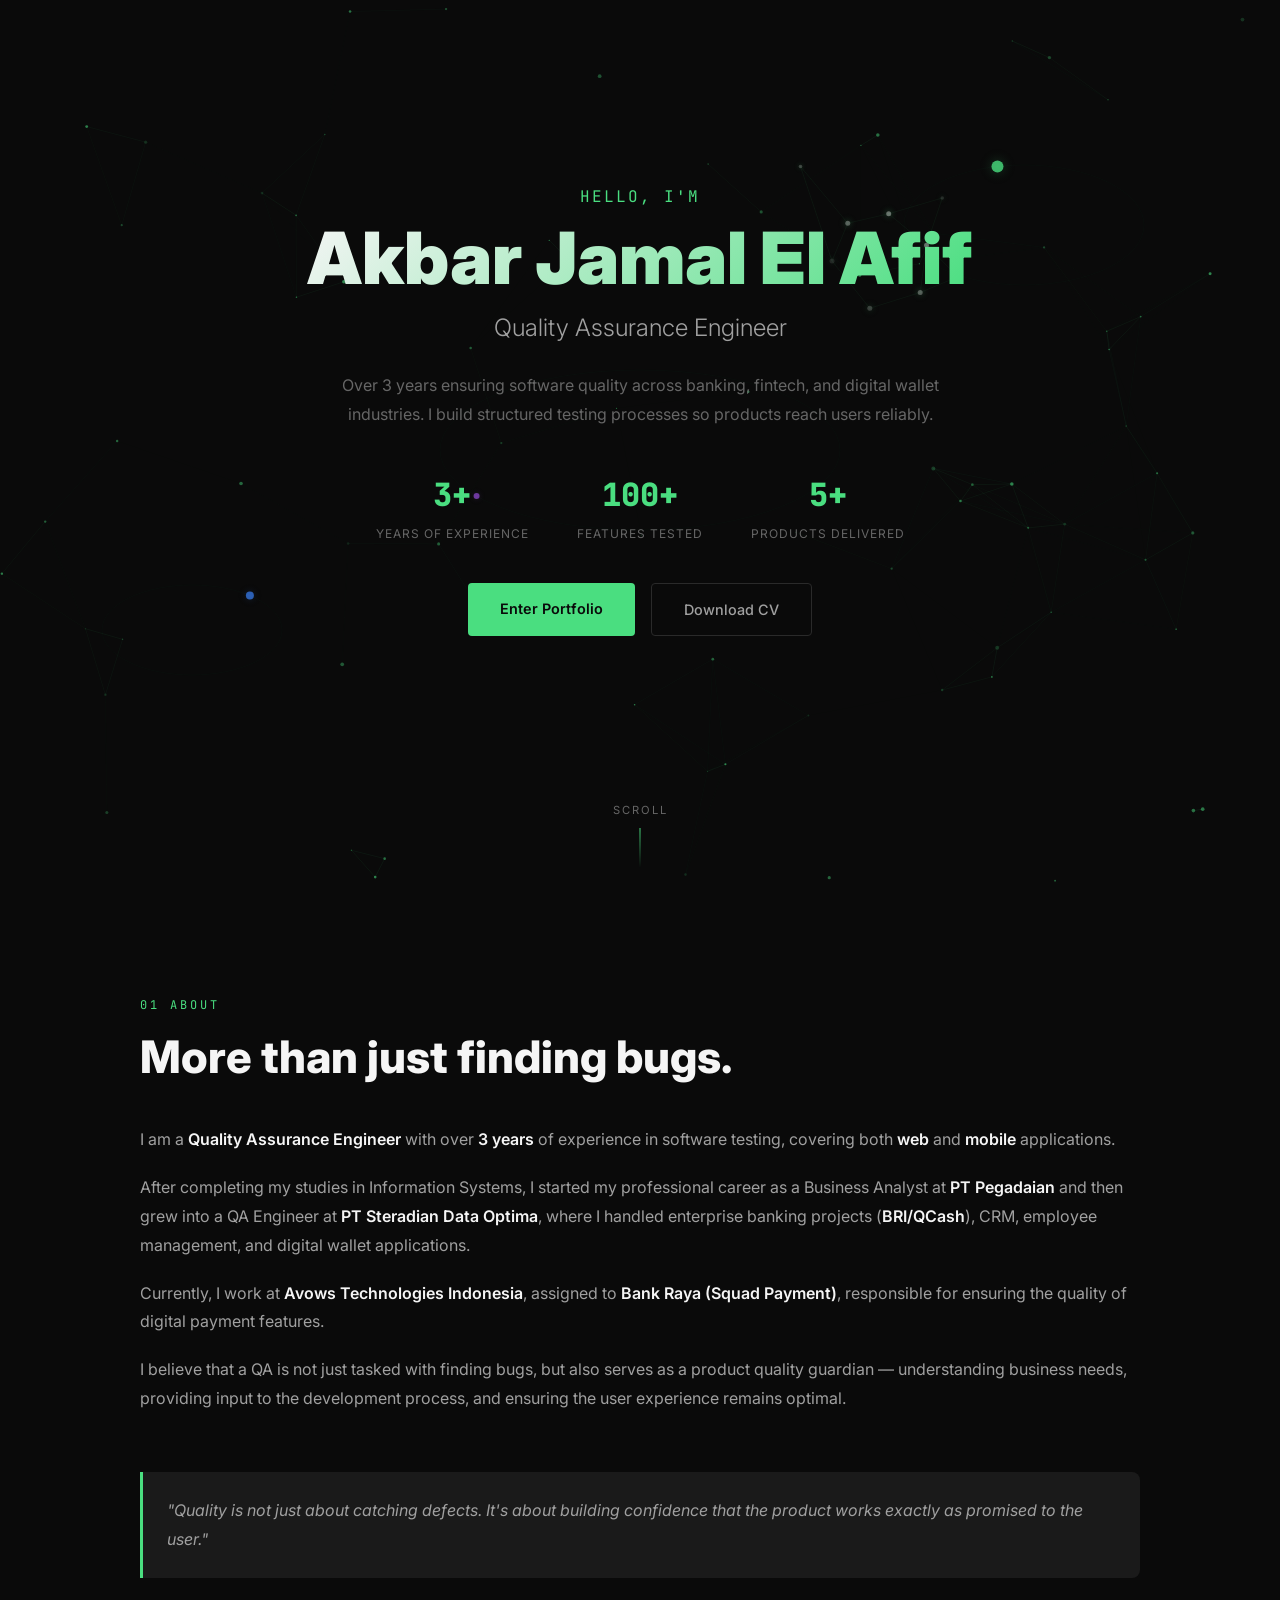
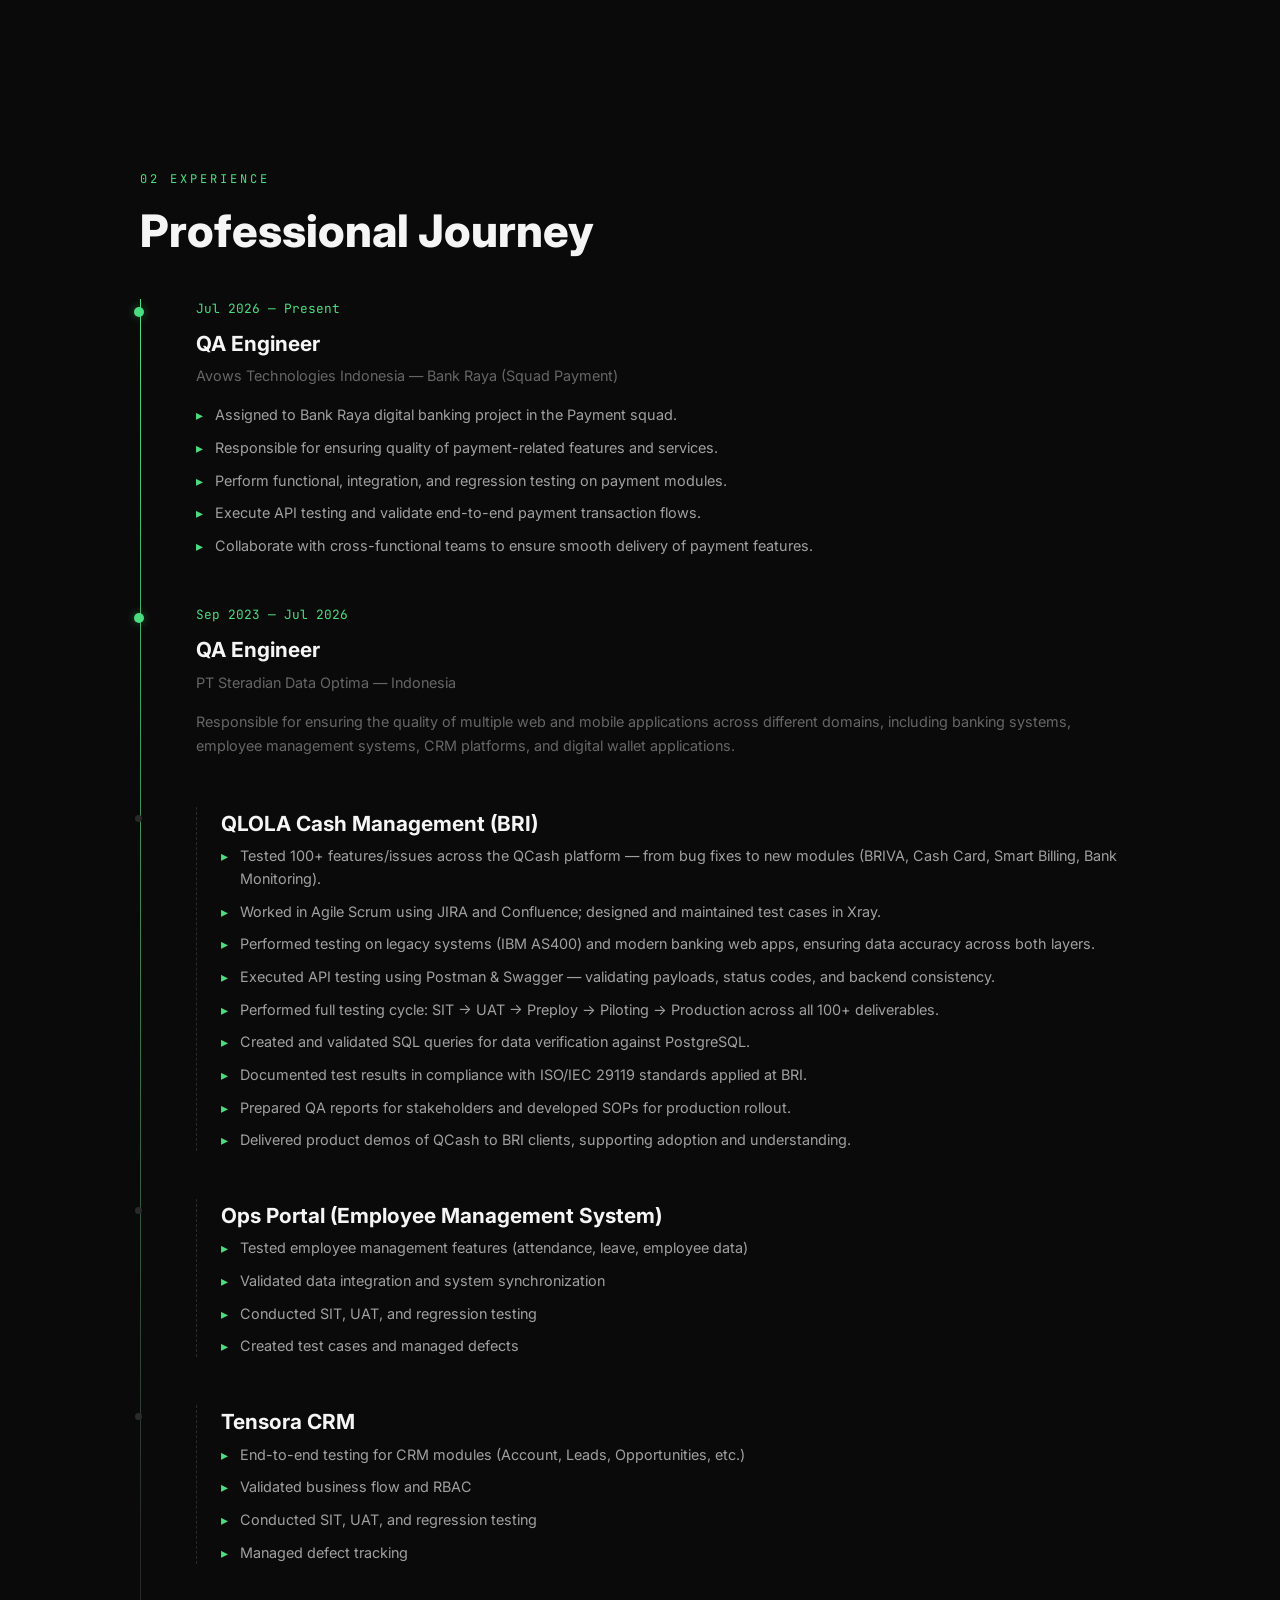
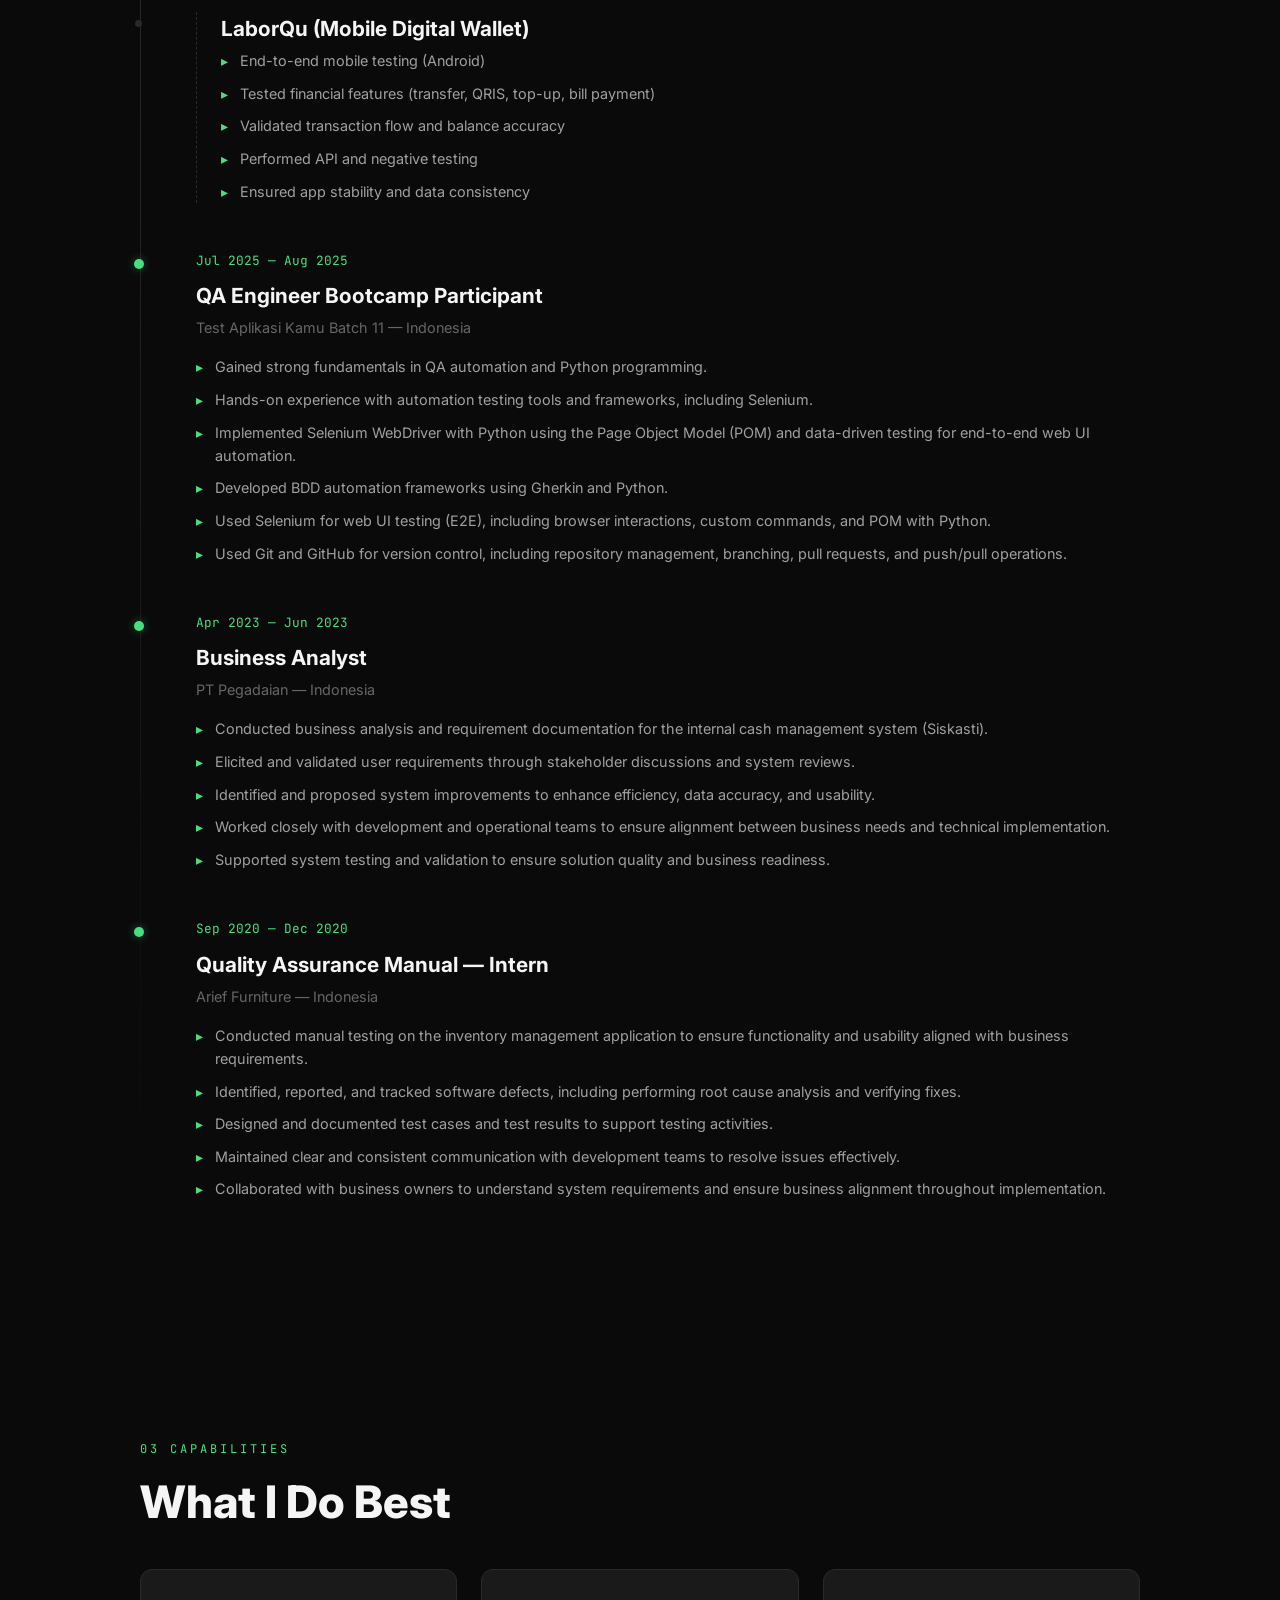
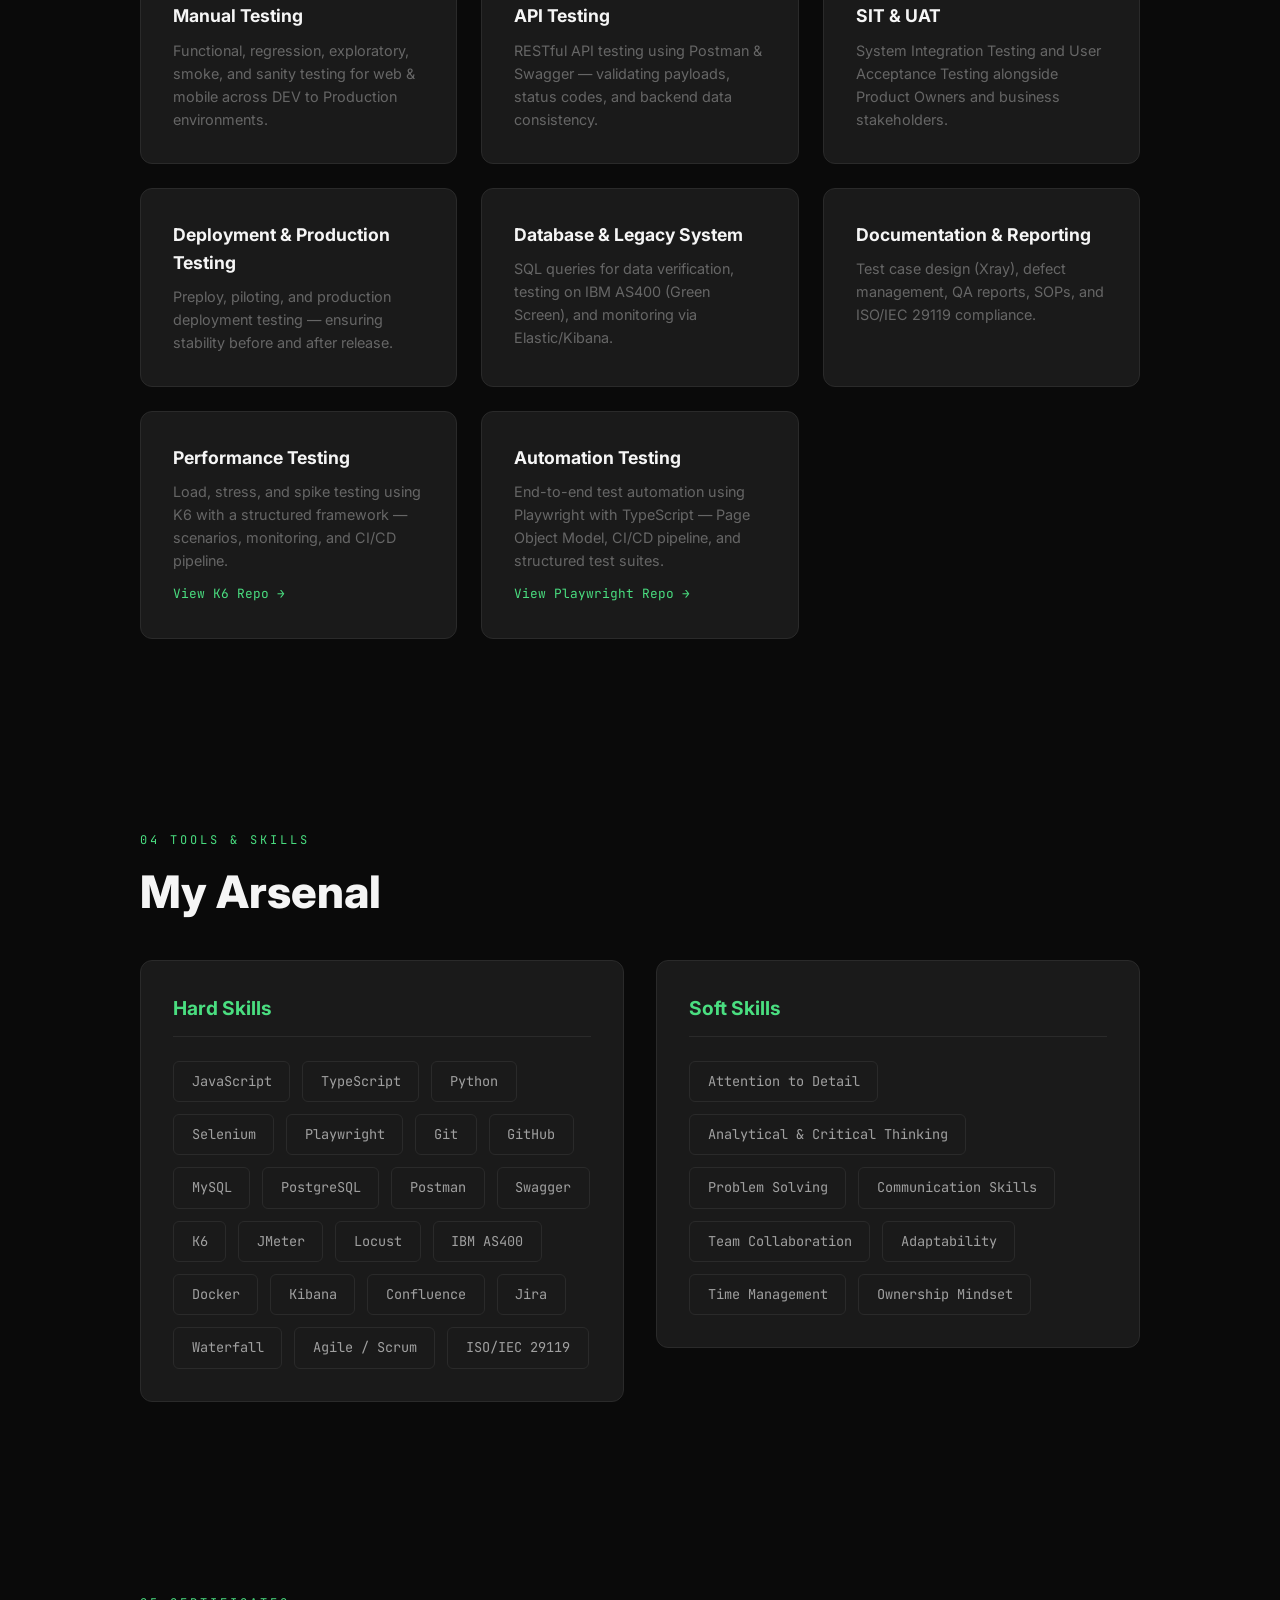
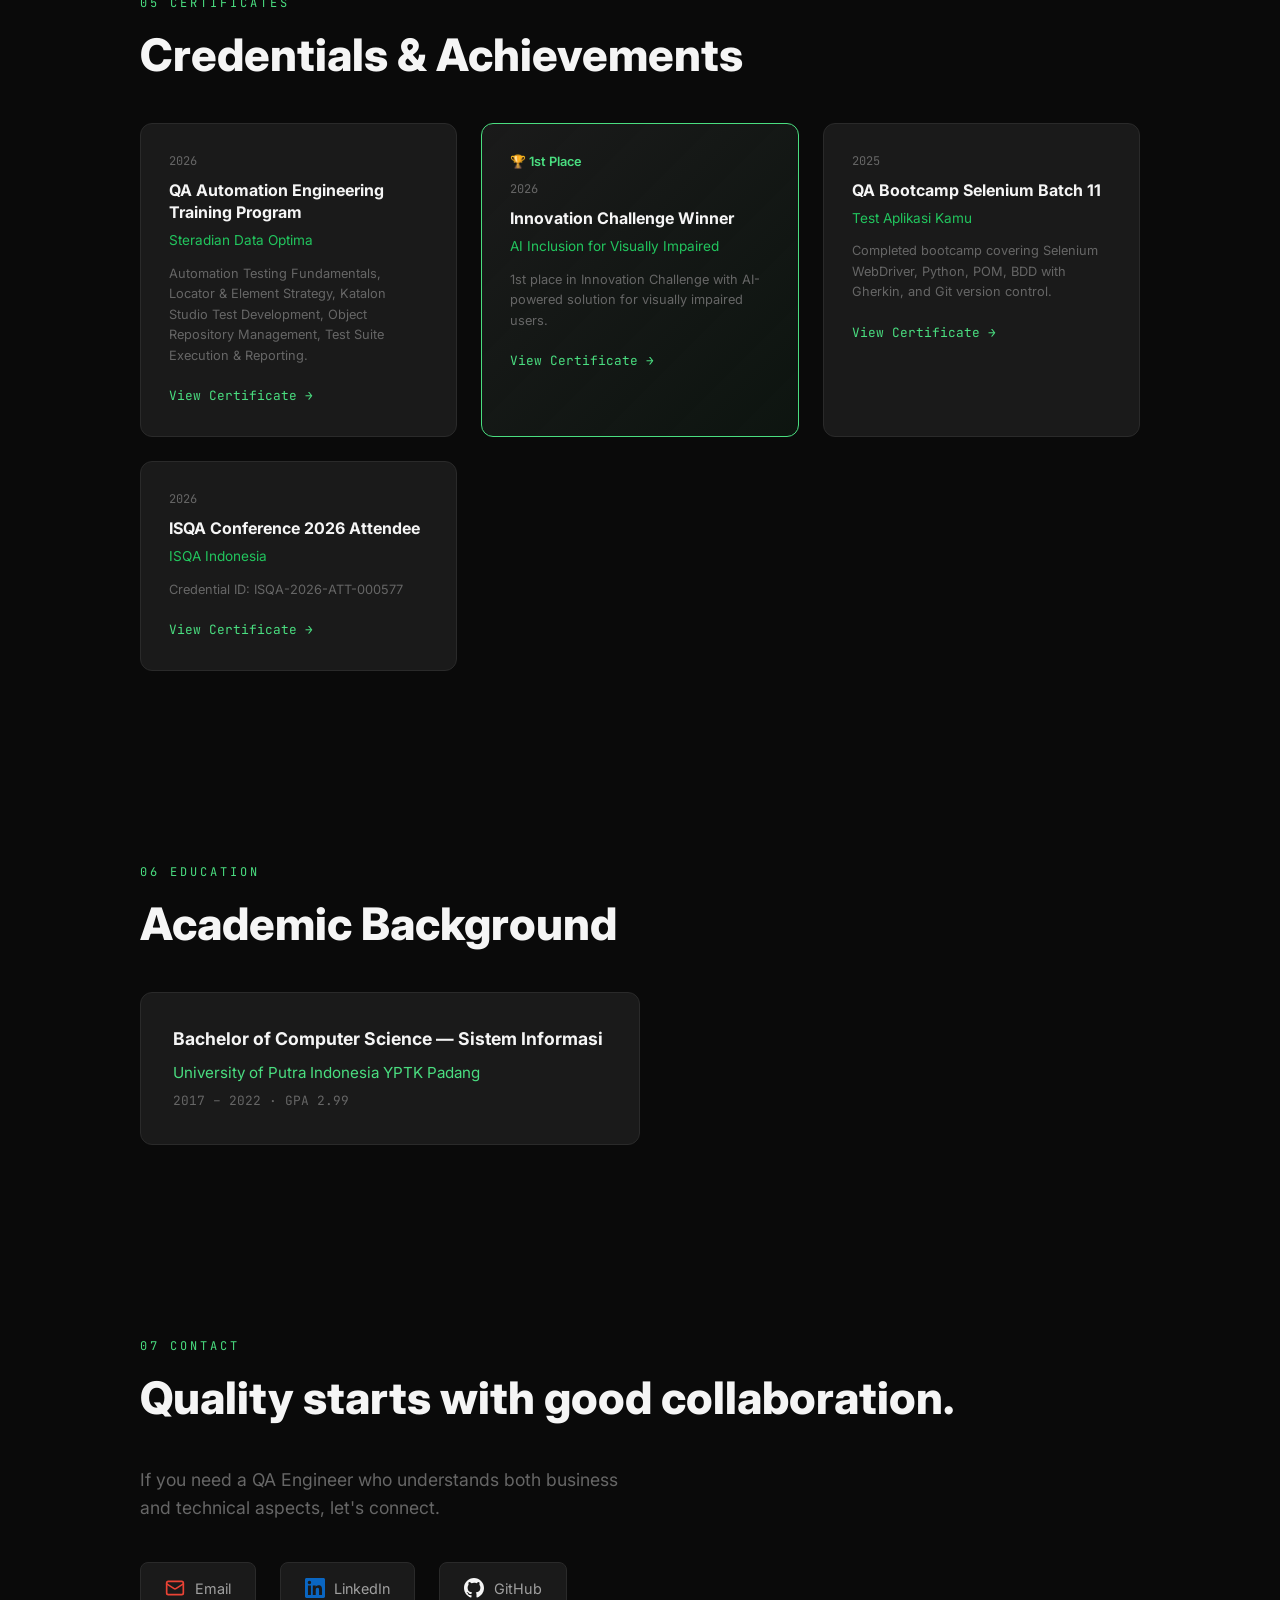
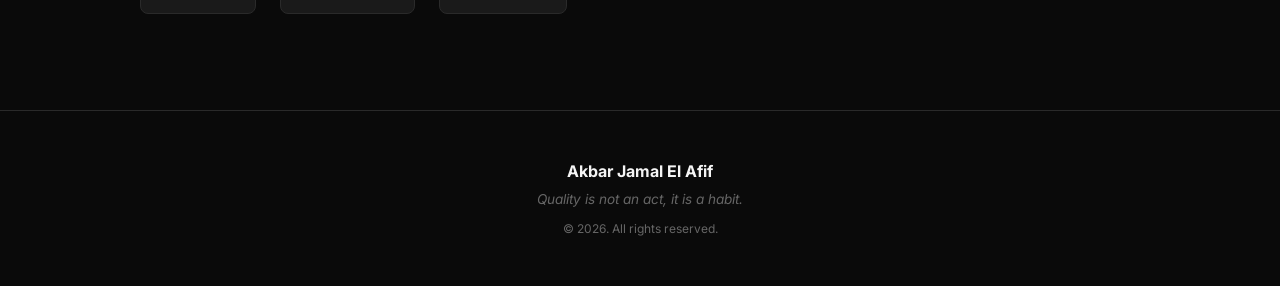
<file: index.html>
<!DOCTYPE html>
<html lang="en">
<head>
    <meta charset="UTF-8">
    <meta name="viewport" content="width=device-width, initial-scale=1.0">
    <title>Akbar Jamal El Afif — Quality Assurance Engineer</title>
    <meta name="description" content="Portfolio of Akbar Jamal El Afif — QA Engineer with 3+ years of experience in banking, fintech, and digital wallet. Manual Testing, API Testing, Performance Testing (K6), SIT, UAT.">
    <meta name="author" content="Akbar Jamal El Afif">
    <meta property="og:title" content="Akbar Jamal El Afif — Quality Assurance Engineer">
    <meta property="og:description" content="3+ years ensuring software quality across banking, fintech, and digital wallet industries.">
    <meta property="og:type" content="website">
    <meta property="og:url" content="https://gapardo.github.io/AkbarJamalElAfif/">
    <link rel="icon" type="image/svg+xml" href="favicon.svg">
    <!-- Analytics - GoatCounter (free, privacy-friendly) -->
    <script data-goatcounter="https://akbarjamal.goatcounter.com/count" async src="//gc.zgo.at/count.js"></script>
    <link rel="stylesheet" href="styles.css">
    <link rel="preconnect" href="https://fonts.googleapis.com">
    <link rel="preconnect" href="https://fonts.gstatic.com" crossorigin>
    <link href="https://fonts.googleapis.com/css2?family=Inter:wght@300;400;500;600;700;800;900&family=JetBrains+Mono:wght@400;500&display=swap" rel="stylesheet">
</head>
<body>
    <!-- Background Animation -->
    <canvas id="particleCanvas"></canvas>

    <!-- Landing / Hero -->
    <section id="landing" class="section landing">
        <div class="landing-content">
            <p class="landing-greeting">Hello, I'm</p>
            <h1 class="landing-name">Akbar Jamal El Afif</h1>
            <p class="landing-role">Quality Assurance Engineer</p>
            <p class="landing-summary">
                Over 3 years ensuring software quality across banking, fintech, and digital wallet industries. 
                I build structured testing processes so products reach users reliably.
            </p>
            <div class="landing-stats">
                <div class="stat">
                    <span class="stat-number">3+</span>
                    <span class="stat-label">Years of Experience</span>
                </div>
                <div class="stat">
                    <span class="stat-number">100+</span>
                    <span class="stat-label">Features Tested</span>
                </div>
                <div class="stat">
                    <span class="stat-number">5+</span>
                    <span class="stat-label">Products Delivered</span>
                </div>
            </div>
            <div class="landing-cta">
                <a href="#about" class="btn-primary">Enter Portfolio</a>
                <a href="CV/CV. AkbarJamalElAfif.pdf" class="btn-secondary" download>Download CV</a>
            </div>
        </div>
        <div class="scroll-indicator">
            <span>Scroll</span>
            <div class="scroll-line"></div>
        </div>
    </section>

    <!-- Navigation -->
    <nav class="navbar" id="navbar">
        <div class="nav-brand">AJA</div>
        <ul class="nav-links">
            <li><a href="#about">About</a></li>
            <li><a href="#experience">Experience</a></li>
            <li><a href="#capabilities">Capabilities</a></li>
            <li><a href="#tools">Tools</a></li>
            <li><a href="#certificates">Certificates</a></li>
            <li><a href="#contact">Contact</a></li>
        </ul>
        <button class="nav-toggle" aria-label="Toggle menu">
            <span></span>
            <span></span>
            <span></span>
        </button>
    </nav>

    <!-- About -->
    <section id="about" class="section about">
        <div class="section-container">
            <div class="section-label">01 ABOUT</div>
            <h2 class="section-title">More than just finding bugs.</h2>
            <div class="about-content">
                <div class="about-text">
                    <p>
                        I am a <strong>Quality Assurance Engineer</strong> with over 
                        <strong>3 years</strong> of experience in software testing, covering both 
                        <strong>web</strong> and <strong>mobile</strong> applications.
                    </p>
                    <p>
                        After completing my studies in Information Systems, I started my professional career 
                        as a Business Analyst at <strong>PT Pegadaian</strong> and then grew into a QA Engineer 
                        at <strong>PT Steradian Data Optima</strong>, where I handled enterprise banking projects (<strong>BRI/QCash</strong>), 
                        CRM, employee management, and digital wallet applications.
                    </p>
                    <p>
                        Currently, I work at <strong>Avows Technologies Indonesia</strong>, assigned to 
                        <strong>Bank Raya (Squad Payment)</strong>, responsible for ensuring the quality of 
                        digital payment features.
                    </p>
                    <p>
                        I believe that a QA is not just tasked with finding bugs, but also serves as 
                        a product quality guardian — understanding business needs, providing input 
                        to the development process, and ensuring the user experience remains optimal.
                    </p>
                </div>
                <div class="about-highlight">
                    <blockquote>
                        "Quality is not just about catching defects. It's about building confidence 
                        that the product works exactly as promised to the user."
                    </blockquote>
                </div>
            </div>
        </div>
    </section>

    <!-- Experience -->
    <section id="experience" class="section experience">
        <div class="section-container">
            <div class="section-label">02 EXPERIENCE</div>
            <h2 class="section-title">Professional Journey</h2>
            <div class="timeline">
                <!-- Avows Technologies Indonesia -->
                <div class="timeline-item">
                    <div class="timeline-period">Jul 2026 — Present</div>
                    <div class="timeline-content">
                        <h3>QA Engineer</h3>
                        <p class="timeline-company">Avows Technologies Indonesia — Bank Raya (Squad Payment)</p>
                        <ul>
                            <li>Assigned to Bank Raya digital banking project in the Payment squad.</li>
                            <li>Responsible for ensuring quality of payment-related features and services.</li>
                            <li>Perform functional, integration, and regression testing on payment modules.</li>
                            <li>Execute API testing and validate end-to-end payment transaction flows.</li>
                            <li>Collaborate with cross-functional teams to ensure smooth delivery of payment features.</li>
                        </ul>
                    </div>
                </div>

                <!-- PT Steradian Data Optima -->
                <div class="timeline-item">
                    <div class="timeline-period">Sep 2023 — Jul 2026</div>
                    <div class="timeline-content">
                        <h3>QA Engineer</h3>
                        <p class="timeline-company">PT Steradian Data Optima — Indonesia</p>
                        <p class="timeline-desc">Responsible for ensuring the quality of multiple web and mobile applications across different domains, including banking systems, employee management systems, CRM platforms, and digital wallet applications.</p>
                    </div>
                </div>

                <!-- QLOLA Cash Management -->
                <div class="timeline-item timeline-sub">
                    <div class="timeline-content">
                        <h3>QLOLA Cash Management (BRI)</h3>
                        <ul>
                            <li>Tested 100+ features/issues across the QCash platform — from bug fixes to new modules (BRIVA, Cash Card, Smart Billing, Bank Monitoring).</li>
                            <li>Worked in Agile Scrum using JIRA and Confluence; designed and maintained test cases in Xray.</li>
                            <li>Performed testing on legacy systems (IBM AS400) and modern banking web apps, ensuring data accuracy across both layers.</li>
                            <li>Executed API testing using Postman & Swagger — validating payloads, status codes, and backend consistency.</li>
                            <li>Performed full testing cycle: SIT → UAT → Preploy → Piloting → Production across all 100+ deliverables.</li>
                            <li>Created and validated SQL queries for data verification against PostgreSQL.</li>
                            <li>Documented test results in compliance with ISO/IEC 29119 standards applied at BRI.</li>
                            <li>Prepared QA reports for stakeholders and developed SOPs for production rollout.</li>
                            <li>Delivered product demos of QCash to BRI clients, supporting adoption and understanding.</li>
                        </ul>
                    </div>
                </div>

                <!-- Ops Portal -->
                <div class="timeline-item timeline-sub">
                    <div class="timeline-content">
                        <h3>Ops Portal (Employee Management System)</h3>
                        <ul>
                            <li>Tested employee management features (attendance, leave, employee data)</li>
                            <li>Validated data integration and system synchronization</li>
                            <li>Conducted SIT, UAT, and regression testing</li>
                            <li>Created test cases and managed defects</li>
                        </ul>
                    </div>
                </div>

                <!-- Tensora CRM -->
                <div class="timeline-item timeline-sub">
                    <div class="timeline-content">
                        <h3>Tensora CRM</h3>
                        <ul>
                            <li>End-to-end testing for CRM modules (Account, Leads, Opportunities, etc.)</li>
                            <li>Validated business flow and RBAC</li>
                            <li>Conducted SIT, UAT, and regression testing</li>
                            <li>Managed defect tracking</li>
                        </ul>
                    </div>
                </div>

                <!-- LaborQu -->
                <div class="timeline-item timeline-sub">
                    <div class="timeline-content">
                        <h3>LaborQu (Mobile Digital Wallet)</h3>
                        <ul>
                            <li>End-to-end mobile testing (Android)</li>
                            <li>Tested financial features (transfer, QRIS, top-up, bill payment)</li>
                            <li>Validated transaction flow and balance accuracy</li>
                            <li>Performed API and negative testing</li>
                            <li>Ensured app stability and data consistency</li>
                        </ul>
                    </div>
                </div>

                <!-- Bootcamp -->
                <div class="timeline-item">
                    <div class="timeline-period">Jul 2025 — Aug 2025</div>
                    <div class="timeline-content">
                        <h3>QA Engineer Bootcamp Participant</h3>
                        <p class="timeline-company">Test Aplikasi Kamu Batch 11 — Indonesia</p>
                        <ul>
                            <li>Gained strong fundamentals in QA automation and Python programming.</li>
                            <li>Hands-on experience with automation testing tools and frameworks, including Selenium.</li>
                            <li>Implemented Selenium WebDriver with Python using the Page Object Model (POM) and data-driven testing for end-to-end web UI automation.</li>
                            <li>Developed BDD automation frameworks using Gherkin and Python.</li>
                            <li>Used Selenium for web UI testing (E2E), including browser interactions, custom commands, and POM with Python.</li>
                            <li>Used Git and GitHub for version control, including repository management, branching, pull requests, and push/pull operations.</li>
                        </ul>
                    </div>
                </div>

                <!-- Business Analyst -->
                <div class="timeline-item">
                    <div class="timeline-period">Apr 2023 — Jun 2023</div>
                    <div class="timeline-content">
                        <h3>Business Analyst</h3>
                        <p class="timeline-company">PT Pegadaian — Indonesia</p>
                        <ul>
                            <li>Conducted business analysis and requirement documentation for the internal cash management system (Siskasti).</li>
                            <li>Elicited and validated user requirements through stakeholder discussions and system reviews.</li>
                            <li>Identified and proposed system improvements to enhance efficiency, data accuracy, and usability.</li>
                            <li>Worked closely with development and operational teams to ensure alignment between business needs and technical implementation.</li>
                            <li>Supported system testing and validation to ensure solution quality and business readiness.</li>
                        </ul>
                    </div>
                </div>

                <!-- Intern -->
                <div class="timeline-item">
                    <div class="timeline-period">Sep 2020 — Dec 2020</div>
                    <div class="timeline-content">
                        <h3>Quality Assurance Manual — Intern</h3>
                        <p class="timeline-company">Arief Furniture — Indonesia</p>
                        <ul>
                            <li>Conducted manual testing on the inventory management application to ensure functionality and usability aligned with business requirements.</li>
                            <li>Identified, reported, and tracked software defects, including performing root cause analysis and verifying fixes.</li>
                            <li>Designed and documented test cases and test results to support testing activities.</li>
                            <li>Maintained clear and consistent communication with development teams to resolve issues effectively.</li>
                            <li>Collaborated with business owners to understand system requirements and ensure business alignment throughout implementation.</li>
                        </ul>
                    </div>
                </div>
            </div>
        </div>
    </section>

    <!-- Capabilities -->
    <section id="capabilities" class="section capabilities">
        <div class="section-container">
            <div class="section-label">03 CAPABILITIES</div>
            <h2 class="section-title">What I Do Best</h2>
            <div class="capabilities-grid">
                <div class="capability-card">
                    <h3>Manual Testing</h3>
                    <p>Functional, regression, exploratory, smoke, and sanity testing for web & mobile across DEV to Production environments.</p>
                </div>
                <div class="capability-card">
                    <h3>API Testing</h3>
                    <p>RESTful API testing using Postman & Swagger — validating payloads, status codes, and backend data consistency.</p>
                </div>
                <div class="capability-card">
                    <h3>SIT & UAT</h3>
                    <p>System Integration Testing and User Acceptance Testing alongside Product Owners and business stakeholders.</p>
                </div>
                <div class="capability-card">
                    <h3>Deployment & Production Testing</h3>
                    <p>Preploy, piloting, and production deployment testing — ensuring stability before and after release.</p>
                </div>
                <div class="capability-card">
                    <h3>Database & Legacy System</h3>
                    <p>SQL queries for data verification, testing on IBM AS400 (Green Screen), and monitoring via Elastic/Kibana.</p>
                </div>
                <div class="capability-card">
                    <h3>Documentation & Reporting</h3>
                    <p>Test case design (Xray), defect management, QA reports, SOPs, and ISO/IEC 29119 compliance.</p>
                </div>
                <div class="capability-card">
                    <h3>Performance Testing</h3>
                    <p>Load, stress, and spike testing using K6 with a structured framework — scenarios, monitoring, and CI/CD pipeline.</p>
                    <a href="https://github.com/Gapardo/K6-CRM" target="_blank" class="capability-link">View K6 Repo →</a>
                </div>
                <div class="capability-card">
                    <h3>Automation Testing</h3>
                    <p>End-to-end test automation using Playwright with TypeScript — Page Object Model, CI/CD pipeline, and structured test suites.</p>
                    <a href="https://github.com/Gapardo/CRM-Tensora" target="_blank" class="capability-link">View Playwright Repo →</a>
                </div>
            </div>
        </div>
    </section>

    <!-- Tools & Skills -->
    <section id="tools" class="section tools">
        <div class="section-container">
            <div class="section-label">04 TOOLS & SKILLS</div>
            <h2 class="section-title">My Arsenal</h2>
            <div class="tools-categories">
                <div class="tools-group">
                    <h3 class="tools-group-title">Hard Skills</h3>
                    <div class="tags">
                        <span class="tag">JavaScript</span>
                        <span class="tag">TypeScript</span>
                        <span class="tag">Python</span>
                        <span class="tag">Selenium</span>
                        <span class="tag">Playwright</span>
                        <span class="tag">Git</span>
                        <span class="tag">GitHub</span>
                        <span class="tag">MySQL</span>
                        <span class="tag">PostgreSQL</span>
                        <span class="tag">Postman</span>
                        <span class="tag">Swagger</span>
                        <span class="tag">K6</span>
                        <span class="tag">JMeter</span>
                        <span class="tag">Locust</span>
                        <span class="tag">IBM AS400</span>
                        <span class="tag">Docker</span>
                        <span class="tag">Kibana</span>
                        <span class="tag">Confluence</span>
                        <span class="tag">Jira</span>
                        <span class="tag">Waterfall</span>
                        <span class="tag">Agile / Scrum</span>
                        <span class="tag">ISO/IEC 29119</span>
                    </div>
                </div>
                <div class="tools-group">
                    <h3 class="tools-group-title">Soft Skills</h3>
                    <div class="tags">
                        <span class="tag">Attention to Detail</span>
                        <span class="tag">Analytical & Critical Thinking</span>
                        <span class="tag">Problem Solving</span>
                        <span class="tag">Communication Skills</span>
                        <span class="tag">Team Collaboration</span>
                        <span class="tag">Adaptability</span>
                        <span class="tag">Time Management</span>
                        <span class="tag">Ownership Mindset</span>
                    </div>
                </div>
            </div>
        </div>
    </section>

    <!-- Certificates -->
    <section id="certificates" class="section certificates">
        <div class="section-container">
            <div class="section-label">05 CERTIFICATES</div>
            <h2 class="section-title">Credentials & Achievements</h2>
            <div class="certificates-grid">
                <div class="certificate-card">
                    <div class="certificate-year">2026</div>
                    <h3>QA Automation Engineering Training Program</h3>
                    <p class="certificate-issuer">Steradian Data Optima</p>
                    <p class="certificate-desc">Automation Testing Fundamentals, Locator & Element Strategy, Katalon Studio Test Development, Object Repository Management, Test Suite Execution & Reporting.</p>
                    <a href="#" data-pdf="Sertifikat/Akbar Jamal El Afif.pdf" class="certificate-link">View Certificate →</a>
                </div>
                <div class="certificate-card highlight">
                    <div class="certificate-badge">🏆 1st Place</div>
                    <div class="certificate-year">2026</div>
                    <h3>Innovation Challenge Winner</h3>
                    <p class="certificate-issuer">AI Inclusion for Visually Impaired</p>
                    <p class="certificate-desc">1st place in Innovation Challenge with AI-powered solution for visually impaired users.</p>
                    <a href="#" data-pdf="Sertifikat/Certificate - Akbar Jamal El Afif.pdf" class="certificate-link">View Certificate →</a>
                </div>
                <div class="certificate-card">
                    <div class="certificate-year">2025</div>
                    <h3>QA Bootcamp Selenium Batch 11</h3>
                    <p class="certificate-issuer">Test Aplikasi Kamu</p>
                    <p class="certificate-desc">Completed bootcamp covering Selenium WebDriver, Python, POM, BDD with Gherkin, and Git version control.</p>
                    <a href="#" data-pdf="Sertifikat/E-Certificate - Akbar Jamal El Afif.pdf" class="certificate-link">View Certificate →</a>
                </div>
                <div class="certificate-card">
                    <div class="certificate-year">2026</div>
                    <h3>ISQA Conference 2026 Attendee</h3>
                    <p class="certificate-issuer">ISQA Indonesia</p>
                    <p class="certificate-desc">Credential ID: ISQA-2026-ATT-000577</p>
                    <a href="#" data-pdf="Sertifikat/ISQA-Certificate-ISQA-2026-ATT-000577.pdf" class="certificate-link">View Certificate →</a>
                </div>
            </div>
        </div>
    </section>

    <!-- Education -->
    <section id="education" class="section education">
        <div class="section-container">
            <div class="section-label">06 EDUCATION</div>
            <h2 class="section-title">Academic Background</h2>
            <div class="education-card">
                <div class="education-degree">Bachelor of Computer Science — Sistem Informasi</div>
                <div class="education-school">University of Putra Indonesia YPTK Padang</div>
                <div class="education-meta">2017 – 2022 · GPA 2.99</div>
            </div>
        </div>
    </section>

    <!-- Contact -->
    <section id="contact" class="section contact">
        <div class="section-container">
            <div class="section-label">07 CONTACT</div>
            <h2 class="section-title">Quality starts with good collaboration.</h2>
            <p class="contact-subtitle">
                If you need a QA Engineer who understands both business and technical aspects, 
                let's connect.
            </p>
            <div class="contact-links">
                <a href="mailto:akbarjamalelafif@gmail.com" class="contact-link">
                    <svg class="contact-icon" xmlns="http://www.w3.org/2000/svg" viewBox="0 0 24 24" fill="none" stroke="currentColor" stroke-width="2" stroke-linecap="round" stroke-linejoin="round"><rect x="2" y="4" width="20" height="16" rx="2"/><path d="m22 7-8.97 5.7a1.94 1.94 0 0 1-2.06 0L2 7"/></svg>
                    <span>Email</span>
                </a>
                <a href="https://www.linkedin.com/in/akbarjamalelafif/" class="contact-link" target="_blank">
                    <svg class="contact-icon" xmlns="http://www.w3.org/2000/svg" viewBox="0 0 24 24" fill="currentColor"><path d="M20.447 20.452h-3.554v-5.569c0-1.328-.027-3.037-1.852-3.037-1.853 0-2.136 1.445-2.136 2.939v5.667H9.351V9h3.414v1.561h.046c.477-.9 1.637-1.85 3.37-1.85 3.601 0 4.267 2.37 4.267 5.455v6.286zM5.337 7.433a2.062 2.062 0 0 1-2.063-2.065 2.064 2.064 0 1 1 2.063 2.065zm1.782 13.019H3.555V9h3.564v11.452zM22.225 0H1.771C.792 0 0 .774 0 1.729v20.542C0 23.227.792 24 1.771 24h20.451C23.2 24 24 23.227 24 22.271V1.729C24 .774 23.2 0 22.222 0h.003z"/></svg>
                    <span>LinkedIn</span>
                </a>
                <a href="https://github.com/Gapardo" class="contact-link" target="_blank">
                    <svg class="contact-icon" xmlns="http://www.w3.org/2000/svg" viewBox="0 0 24 24" fill="currentColor"><path d="M12 0C5.374 0 0 5.373 0 12c0 5.302 3.438 9.8 8.207 11.387.599.111.793-.261.793-.577v-2.234c-3.338.726-4.033-1.416-4.033-1.416-.546-1.387-1.333-1.756-1.333-1.756-1.089-.745.083-.729.083-.729 1.205.084 1.839 1.237 1.839 1.237 1.07 1.834 2.807 1.304 3.492.997.107-.775.418-1.305.762-1.604-2.665-.305-5.467-1.334-5.467-5.931 0-1.311.469-2.381 1.236-3.221-.124-.303-.535-1.524.117-3.176 0 0 1.008-.322 3.301 1.23A11.509 11.509 0 0 1 12 5.803c1.02.005 2.047.138 3.006.404 2.291-1.552 3.297-1.23 3.297-1.23.653 1.653.242 2.874.118 3.176.77.84 1.235 1.911 1.235 3.221 0 4.609-2.807 5.624-5.479 5.921.43.372.823 1.102.823 2.222v3.293c0 .319.192.694.801.576C20.566 21.797 24 17.3 24 12c0-6.627-5.373-12-12-12z"/></svg>
                    <span>GitHub</span>
                </a>
            </div>
        </div>
    </section>

    <!-- Footer -->
    <footer class="footer">
        <div class="footer-content">
            <p class="footer-name">Akbar Jamal El Afif</p>
            <p class="footer-tagline">Quality is not an act, it is a habit.</p>
            <p class="footer-copy">&copy; 2026. All rights reserved.</p>
        </div>
    </footer>

    <!-- PDF Modal -->
    <div class="pdf-modal" id="pdfModal">
        <div class="pdf-modal-overlay"></div>
        <div class="pdf-modal-content">
            <button class="pdf-modal-close" id="pdfModalClose">&times;</button>
            <iframe id="pdfViewer" src="" frameborder="0"></iframe>
        </div>
    </div>

    <script src="script.js"></script>
</body>
</html>
</file>
<file: styles.css>
/* ===== RESET & BASE ===== */
*,
*::before,
*::after {
    margin: 0;
    padding: 0;
    box-sizing: border-box;
}

:root {
    --bg-primary: #0a0a0a;
    --bg-secondary: #111111;
    --bg-card: #1a1a1a;
    --text-primary: #f5f5f5;
    --text-secondary: #a0a0a0;
    --text-muted: #666666;
    --accent: #4ade80;
    --accent-dim: #22c55e;
    --border: #2a2a2a;
    --font-sans: 'Calibri', 'Inter', -apple-system, BlinkMacSystemFont, sans-serif;
    --font-mono: 'JetBrains Mono', monospace;
}

html {
    scroll-behavior: smooth;
    font-size: 16px;
}

body {
    font-family: var(--font-sans);
    background-color: var(--bg-primary);
    color: var(--text-primary);
    line-height: 1.6;
    overflow-x: hidden;
}

a {
    color: inherit;
    text-decoration: none;
}

ul {
    list-style: none;
}

/* ===== LANDING / HERO ===== */
.landing {
    min-height: 100vh;
    display: flex;
    align-items: center;
    justify-content: center;
    position: relative;
    padding: 2rem;
}

.landing-content {
    max-width: 800px;
    text-align: center;
    animation: fadeInUp 1s ease forwards;
}

.landing-greeting {
    font-size: 1rem;
    color: var(--accent);
    font-family: var(--font-mono);
    margin-bottom: 0.5rem;
    letter-spacing: 2px;
    text-transform: uppercase;
}

.landing-name {
    font-size: clamp(2.5rem, 6vw, 4.5rem);
    font-weight: 900;
    line-height: 1.1;
    margin-bottom: 0.75rem;
    background: linear-gradient(135deg, var(--text-primary) 0%, var(--accent) 100%);
    -webkit-background-clip: text;
    -webkit-text-fill-color: transparent;
    background-clip: text;
}

.landing-role {
    font-size: clamp(1.1rem, 2.5vw, 1.5rem);
    color: var(--text-secondary);
    font-weight: 300;
    margin-bottom: 1.5rem;
}

.landing-summary {
    font-size: 1rem;
    color: var(--text-muted);
    max-width: 600px;
    margin: 0 auto 2.5rem;
    line-height: 1.8;
}

.landing-stats {
    display: flex;
    justify-content: center;
    gap: 3rem;
    margin-bottom: 2.5rem;
    flex-wrap: wrap;
}

.stat {
    display: flex;
    flex-direction: column;
    align-items: center;
}

.stat-number {
    font-size: 2rem;
    font-weight: 800;
    color: var(--accent);
    font-family: var(--font-mono);
}

.stat-label {
    font-size: 0.75rem;
    color: var(--text-muted);
    text-transform: uppercase;
    letter-spacing: 1px;
    margin-top: 0.25rem;
}

.landing-cta {
    display: flex;
    gap: 1rem;
    justify-content: center;
    flex-wrap: wrap;
    margin-bottom: 5rem;
}

.btn-primary {
    padding: 0.85rem 2rem;
    background: var(--accent);
    color: var(--bg-primary);
    font-weight: 600;
    border-radius: 4px;
    transition: all 0.3s ease;
    font-size: 0.9rem;
}

.btn-primary:hover {
    background: var(--accent-dim);
    transform: translateY(-2px);
    box-shadow: 0 4px 20px rgba(74, 222, 128, 0.3);
}

.btn-secondary {
    padding: 0.85rem 2rem;
    border: 1px solid var(--border);
    color: var(--text-secondary);
    font-weight: 500;
    border-radius: 4px;
    transition: all 0.3s ease;
    font-size: 0.9rem;
}

.btn-secondary:hover {
    border-color: var(--accent);
    color: var(--accent);
    transform: translateY(-2px);
}

.scroll-indicator {
    position: absolute;
    bottom: 2rem;
    left: 50%;
    transform: translateX(-50%);
    display: flex;
    flex-direction: column;
    align-items: center;
    gap: 0.5rem;
    animation: pulse 2s ease infinite;
}

.landing-cta {
    display: flex;
    gap: 1rem;
    justify-content: center;
    flex-wrap: wrap;
    margin-bottom: 5rem;
}

.scroll-indicator span {
    font-size: 0.7rem;
    color: var(--text-muted);
    text-transform: uppercase;
    letter-spacing: 2px;
}

.scroll-line {
    width: 1px;
    height: 40px;
    background: linear-gradient(to bottom, var(--accent), transparent);
}

/* ===== NAVBAR ===== */
.navbar {
    position: fixed;
    top: 0;
    left: 0;
    right: 0;
    padding: 1rem 2rem;
    display: flex;
    align-items: center;
    justify-content: space-between;
    z-index: 1000;
    background: rgba(10, 10, 10, 0.85);
    backdrop-filter: blur(10px);
    border-bottom: 1px solid transparent;
    transition: all 0.3s ease;
    transform: translateY(-100%);
    opacity: 0;
}

.navbar.visible {
    transform: translateY(0);
    opacity: 1;
    border-bottom-color: var(--border);
}

.nav-brand {
    font-weight: 800;
    font-size: 1.2rem;
    color: var(--accent);
    font-family: var(--font-mono);
}

.nav-links {
    display: flex;
    gap: 2rem;
}

.nav-links a {
    font-size: 0.85rem;
    color: var(--text-secondary);
    transition: color 0.3s ease;
    letter-spacing: 0.5px;
}

.nav-links a:hover {
    color: var(--accent);
}

.nav-toggle {
    display: none;
    flex-direction: column;
    gap: 5px;
    background: none;
    border: none;
    cursor: pointer;
    padding: 5px;
}

.nav-toggle span {
    width: 24px;
    height: 2px;
    background: var(--text-primary);
    transition: all 0.3s ease;
}

/* ===== SECTIONS ===== */
.section {
    padding: 6rem 2rem;
    position: relative;
}

.section-container {
    max-width: 1000px;
    margin: 0 auto;
}

.section-label {
    font-family: var(--font-mono);
    font-size: 0.75rem;
    color: var(--accent);
    letter-spacing: 3px;
    text-transform: uppercase;
    margin-bottom: 1rem;
}

.section-title {
    font-size: clamp(1.8rem, 4vw, 2.8rem);
    font-weight: 800;
    margin-bottom: 2.5rem;
    line-height: 1.2;
}

/* ===== ABOUT ===== */
.about {
    background: transparent;
}

.about-content {
    display: grid;
    grid-template-columns: 1fr;
    gap: 2.5rem;
}

.about-text p {
    color: var(--text-secondary);
    margin-bottom: 1.2rem;
    font-size: 1rem;
    line-height: 1.8;
}

.about-text strong {
    color: var(--text-primary);
    font-weight: 600;
}

.about-highlight blockquote {
    border-left: 3px solid var(--accent);
    padding: 1.5rem;
    background: var(--bg-card);
    border-radius: 0 8px 8px 0;
    color: var(--text-secondary);
    font-style: italic;
    line-height: 1.8;
}

/* ===== EXPERIENCE / TIMELINE ===== */
.timeline {
    position: relative;
    padding-left: 2rem;
}

.timeline::before {
    content: '';
    position: absolute;
    left: 0;
    top: 0;
    bottom: 0;
    width: 1px;
    background: linear-gradient(to bottom, var(--accent), var(--border), transparent);
}

.timeline-item {
    position: relative;
    margin-bottom: 3rem;
    padding-left: 1.5rem;
}

.timeline-item::before {
    content: '';
    position: absolute;
    left: -2.35rem;
    top: 0.5rem;
    width: 10px;
    height: 10px;
    border-radius: 50%;
    background: var(--accent);
    box-shadow: 0 0 10px rgba(74, 222, 128, 0.4);
}

.timeline-item.timeline-sub {
    margin-left: 1.5rem;
    border-left: 1px dashed var(--border);
    padding-left: 1.5rem;
}

.timeline-item.timeline-sub::before {
    left: -3.85rem;
    width: 7px;
    height: 7px;
    background: var(--border);
    box-shadow: none;
}

.timeline-desc {
    color: var(--text-muted);
    font-size: 0.9rem;
    margin-bottom: 1rem;
    line-height: 1.7;
}

.timeline-period {
    font-family: var(--font-mono);
    font-size: 0.8rem;
    color: var(--accent);
    margin-bottom: 0.5rem;
}

.timeline-content h3 {
    font-size: 1.3rem;
    font-weight: 700;
    margin-bottom: 0.25rem;
}

.timeline-company {
    color: var(--text-muted);
    font-size: 0.9rem;
    margin-bottom: 1rem;
}

.timeline-content ul {
    list-style: none;
}

.timeline-content li {
    position: relative;
    padding-left: 1.2rem;
    color: var(--text-secondary);
    font-size: 0.9rem;
    margin-bottom: 0.6rem;
    line-height: 1.6;
}

.timeline-content li::before {
    content: '▸';
    position: absolute;
    left: 0;
    color: var(--accent);
}

/* ===== CAPABILITIES ===== */
.capabilities {
    background: transparent;
}

.capabilities-grid {
    display: grid;
    grid-template-columns: repeat(auto-fit, minmax(280px, 1fr));
    gap: 1.5rem;
}

.capability-card {
    background: var(--bg-card);
    border: 1px solid var(--border);
    border-radius: 12px;
    padding: 2rem;
    transition: all 0.3s ease;
}

.capability-card:hover {
    border-color: var(--accent);
    transform: translateY(-4px);
    box-shadow: 0 8px 30px rgba(74, 222, 128, 0.1);
}

.capability-card h3 {
    font-size: 1.1rem;
    font-weight: 700;
    margin-bottom: 0.5rem;
}

.capability-card p {
    color: var(--text-muted);
    font-size: 0.9rem;
    line-height: 1.6;
}

.capability-link {
    display: inline-block;
    margin-top: 0.75rem;
    font-size: 0.8rem;
    font-family: var(--font-mono);
    color: var(--accent);
    transition: opacity 0.3s ease;
}

.capability-link:hover {
    opacity: 0.7;
}

/* ===== TOOLS ===== */
.tools-categories {
    display: grid;
    grid-template-columns: 1fr 1fr;
    gap: 2rem;
    align-items: start;
}

.tools-group {
    padding: 2rem;
    background: var(--bg-card);
    border: 1px solid var(--border);
    border-radius: 12px;
}

.tools-group-title {
    font-size: 1.2rem;
    font-weight: 700;
    color: var(--accent);
    margin-bottom: 1.5rem;
    padding-bottom: 0.75rem;
    border-bottom: 1px solid var(--border);
}

.tools-category h3 {
    font-size: 0.85rem;
    color: var(--text-muted);
    text-transform: uppercase;
    letter-spacing: 2px;
    margin-bottom: 1rem;
}

.tags {
    display: flex;
    flex-wrap: wrap;
    gap: 0.75rem;
}

.tag {
    padding: 0.55rem 1.1rem;
    background: var(--bg-card);
    border: 1px solid var(--border);
    border-radius: 6px;
    font-size: 0.85rem;
    color: var(--text-secondary);
    font-family: var(--font-mono);
    transition: all 0.3s ease;
}

.tools-category {
    margin-bottom: 1.5rem;
}

.tag:hover {
    border-color: var(--accent);
    color: var(--accent);
}

/* ===== EDUCATION ===== */
.education {
    background: transparent;
}

.education-card {
    background: var(--bg-card);
    border: 1px solid var(--border);
    border-radius: 12px;
    padding: 2rem;
    max-width: 500px;
}

.education-degree {
    font-size: 1.1rem;
    font-weight: 700;
    margin-bottom: 0.5rem;
}

.education-school {
    font-size: 0.95rem;
    color: var(--accent);
    margin-bottom: 0.4rem;
}

.education-meta {
    font-family: var(--font-mono);
    font-size: 0.8rem;
    color: var(--text-muted);
}

/* ===== BACKGROUND ANIMATION ===== */
#particleCanvas {
    position: fixed;
    top: 0;
    left: 0;
    width: 100%;
    height: 100%;
    z-index: -1;
    pointer-events: none;
}

/* ===== CONTACT ===== */
.contact {
    background: transparent;
}

/* ===== CERTIFICATES ===== */
.certificates {
    background: var(--bg-primary);
}

.certificates-grid {
    display: grid;
    grid-template-columns: repeat(auto-fit, minmax(280px, 1fr));
    gap: 1.5rem;
}

.certificate-card {
    background: var(--bg-card);
    border: 1px solid var(--border);
    border-radius: 12px;
    padding: 1.75rem;
    transition: all 0.3s ease;
    position: relative;
}

.certificate-card:hover {
    border-color: var(--accent);
    transform: translateY(-4px);
    box-shadow: 0 8px 30px rgba(74, 222, 128, 0.1);
}

.certificate-card.highlight {
    border-color: var(--accent);
    background: linear-gradient(135deg, var(--bg-card) 0%, rgba(74, 222, 128, 0.05) 100%);
}

.certificate-badge {
    font-size: 0.8rem;
    font-weight: 600;
    color: var(--accent);
    margin-bottom: 0.5rem;
}

.certificate-year {
    font-family: var(--font-mono);
    font-size: 0.75rem;
    color: var(--text-muted);
    margin-bottom: 0.5rem;
}

.certificate-card h3 {
    font-size: 1rem;
    font-weight: 700;
    margin-bottom: 0.4rem;
    line-height: 1.4;
}

.certificate-issuer {
    font-size: 0.85rem;
    color: var(--accent-dim);
    margin-bottom: 0.75rem;
}

.certificate-desc {
    font-size: 0.8rem;
    color: var(--text-muted);
    line-height: 1.6;
    margin-bottom: 1rem;
}

.certificate-link {
    font-size: 0.8rem;
    font-family: var(--font-mono);
    color: var(--accent);
    transition: opacity 0.3s ease;
}

.certificate-link:hover {
    opacity: 0.7;
}

/* ===== PDF MODAL ===== */
.pdf-modal {
    display: none;
    position: fixed;
    top: 0;
    left: 0;
    right: 0;
    bottom: 0;
    z-index: 2000;
    align-items: center;
    justify-content: center;
}

.pdf-modal.active {
    display: flex;
}

.pdf-modal-overlay {
    position: absolute;
    top: 0;
    left: 0;
    right: 0;
    bottom: 0;
    background: rgba(0, 0, 0, 0.85);
}

.pdf-modal-content {
    position: relative;
    width: 90%;
    height: 85vh;
    max-width: 900px;
    border-radius: 12px;
    overflow: hidden;
    border: 1px solid var(--border);
}

.pdf-modal-content iframe {
    width: 100%;
    height: 100%;
    border: none;
}

.pdf-modal-close {
    position: absolute;
    top: 1rem;
    right: 1rem;
    width: 36px;
    height: 36px;
    background: var(--bg-primary);
    border: 1px solid var(--border);
    border-radius: 50%;
    color: var(--text-primary);
    font-size: 1.2rem;
    cursor: pointer;
    display: flex;
    align-items: center;
    justify-content: center;
    z-index: 10;
    transition: all 0.3s ease;
}

.pdf-modal-close:hover {
    border-color: var(--accent);
    color: var(--accent);
}

.contact-subtitle {
    color: var(--text-muted);
    font-size: 1.1rem;
    margin-bottom: 2.5rem;
    max-width: 500px;
}

.contact-links {
    display: flex;
    gap: 1.5rem;
    flex-wrap: wrap;
}

.contact-link {
    display: flex;
    align-items: center;
    gap: 0.6rem;
    padding: 0.85rem 1.5rem;
    background: var(--bg-card);
    border: 1px solid var(--border);
    border-radius: 8px;
    transition: all 0.3s ease;
    font-size: 0.9rem;
    color: var(--text-secondary);
}

.contact-link:hover {
    border-color: var(--accent);
    transform: translateY(-2px);
}

.contact-link:nth-child(1) .contact-icon { color: #EA4335; }
.contact-link:nth-child(2) .contact-icon { color: #0A66C2; }
.contact-link:nth-child(3) .contact-icon { color: #f5f5f5; }

.contact-link:hover span {
    color: var(--accent);
}

.contact-icon {
    width: 20px;
    height: 20px;
}

.contact-link-label,
.contact-link-value {
    display: none;
}

/* ===== FOOTER ===== */
.footer {
    padding: 3rem 2rem;
    border-top: 1px solid var(--border);
    text-align: center;
}

.footer-name {
    font-weight: 700;
    font-size: 1rem;
    margin-bottom: 0.25rem;
}

.footer-tagline {
    color: var(--text-muted);
    font-style: italic;
    font-size: 0.85rem;
    margin-bottom: 0.5rem;
}

.footer-copy {
    color: var(--text-muted);
    font-size: 0.75rem;
}

/* ===== ANIMATIONS ===== */
@keyframes fadeInUp {
    from {
        opacity: 0;
        transform: translateY(30px);
    }
    to {
        opacity: 1;
        transform: translateY(0);
    }
}

@keyframes pulse {
    0%, 100% { opacity: 1; }
    50% { opacity: 0.4; }
}

.fade-in {
    opacity: 0;
    transform: translateY(20px);
    transition: all 0.6s ease;
}

.fade-in.visible {
    opacity: 1;
    transform: translateY(0);
}

/* ===== RESPONSIVE ===== */
@media (max-width: 768px) {
    .nav-links {
        display: none;
        position: absolute;
        top: 100%;
        left: 0;
        right: 0;
        background: var(--bg-primary);
        border-bottom: 1px solid var(--border);
        flex-direction: column;
        padding: 1.5rem 2rem;
        gap: 1rem;
    }

    .nav-links.active {
        display: flex;
    }

    .nav-toggle {
        display: flex;
    }

    .landing-stats {
        gap: 1.5rem;
    }

    .section {
        padding: 4rem 1.25rem;
    }

    .section-title {
        font-size: 1.5rem;
    }

    .capabilities-grid {
        grid-template-columns: 1fr;
    }

    .tools-categories {
        grid-template-columns: 1fr;
    }

    .contact-links {
        grid-template-columns: 1fr;
    }

    .timeline {
        padding-left: 1.2rem;
    }

    .timeline-item {
        padding-left: 0.75rem;
    }

    .timeline-item.timeline-sub {
        margin-left: 0.5rem;
        padding-left: 1rem;
    }

    .timeline-item.timeline-sub::before {
        left: -2.05rem;
    }

    .timeline-content h3 {
        font-size: 1.1rem;
    }

    .timeline-content li {
        font-size: 0.85rem;
    }

    .tools-group {
        padding: 1.25rem;
    }

    .tools-group-title {
        font-size: 1rem;
    }

    .tags {
        gap: 0.5rem;
    }

    .tag {
        padding: 0.4rem 0.75rem;
        font-size: 0.78rem;
    }

    .about-highlight blockquote {
        padding: 1rem;
        font-size: 0.9rem;
    }

    .capability-card {
        padding: 1.5rem;
    }

    .landing-summary {
        font-size: 0.9rem;
    }
}

@media (max-width: 480px) {
    .landing-name {
        font-size: 1.8rem;
    }

    .landing-role {
        font-size: 1rem;
    }

    .landing-stats {
        flex-direction: column;
        gap: 1rem;
        align-items: center;
    }

    .stat-number {
        font-size: 1.5rem;
    }

    .landing-cta {
        flex-direction: column;
        align-items: center;
    }

    .btn-primary,
    .btn-secondary {
        width: 100%;
        text-align: center;
    }

    .section {
        padding: 3rem 1rem;
    }

    .timeline::before {
        left: -0.25rem;
    }

    .timeline-item::before {
        left: -1.55rem;
        width: 8px;
        height: 8px;
    }

    .timeline-item.timeline-sub::before {
        left: -1.8rem;
        width: 6px;
        height: 6px;
    }

    .contact-link {
        padding: 1.25rem;
    }

    .contact-link-value {
        font-size: 0.85rem;
        word-break: break-all;
    }

    .footer {
        padding: 2rem 1rem;
    }
}
</file>
